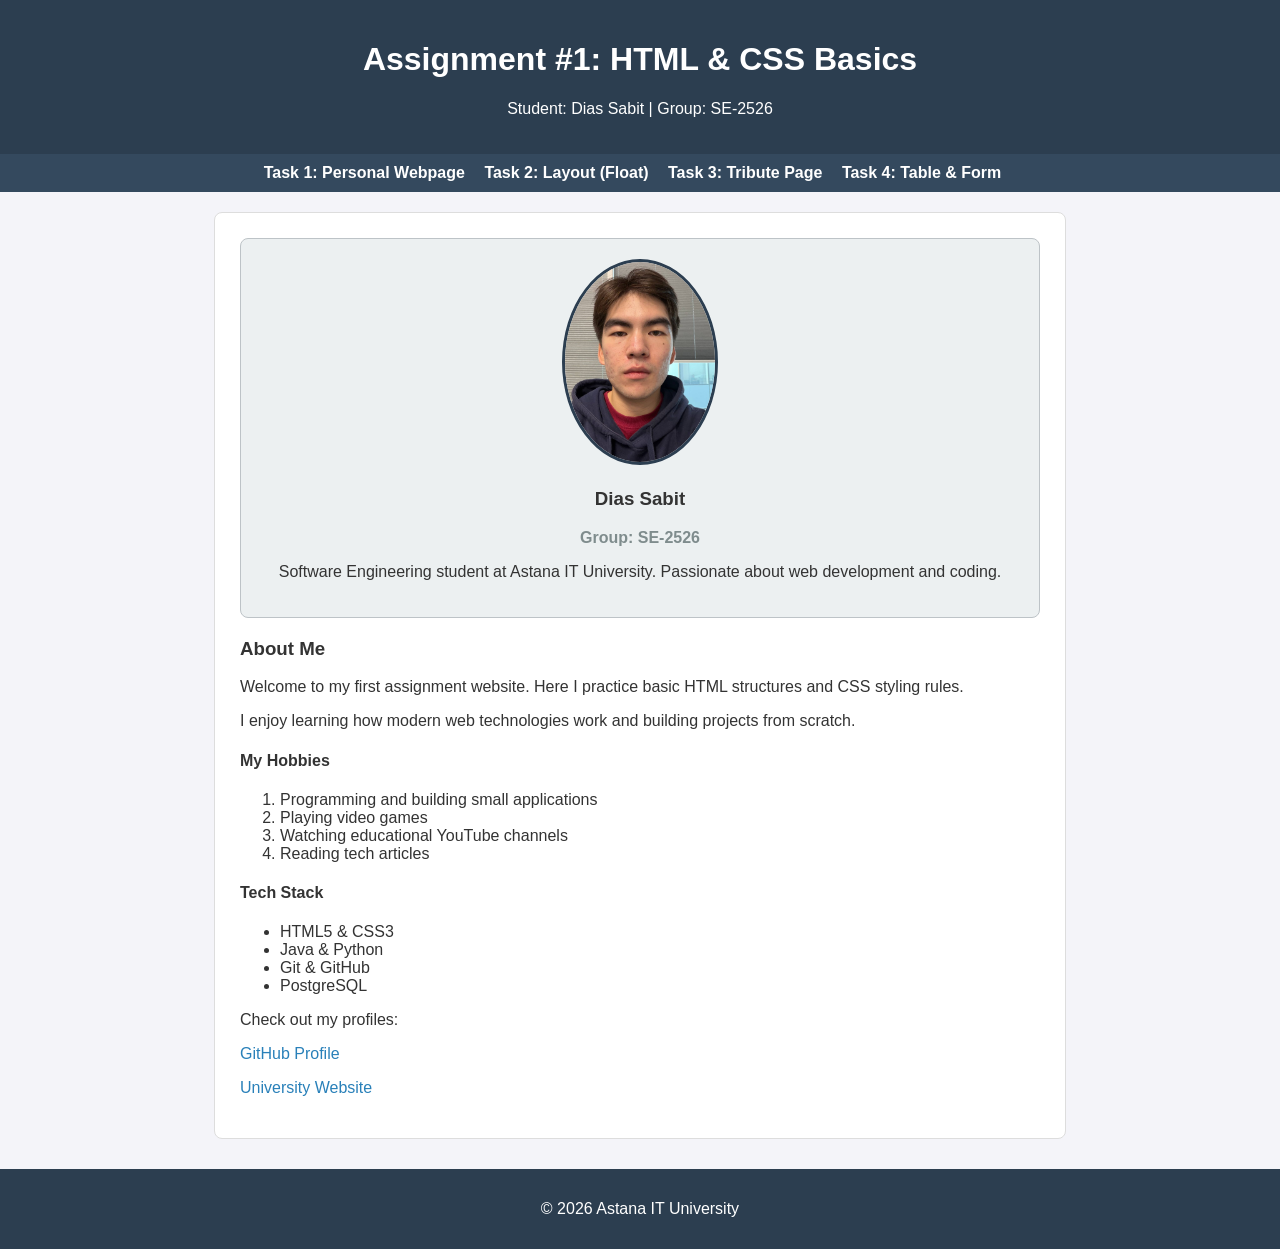
<file: index.html>
<!DOCTYPE html>
<html lang="en">
<head>
    <meta charset="UTF-8">
    <meta name="viewport" content="width=device-width, initial-scale=1.0">
    <title>Assignment #1 - Dias Sabit (SE-2526)</title>
    <link rel="stylesheet" href="style.css">
</head>
<body>
    <header>
        <h1>Assignment #1: HTML & CSS Basics</h1>
        <p>Student: Dias Sabit | Group: SE-2526</p>
    </header>

    <nav class="navbar">
        <ul>
            <li><a href="index.html">Task 1: Personal Webpage</a></li>
            <li><a href="task2.html">Task 2: Layout (Float)</a></li>
            <li><a href="exercise1/index.html" target="_blank">Task 3: Tribute Page</a></li>
            <li><a href="task4.html">Task 4: Table & Form</a></li>
        </ul>
    </nav>

    <main>
        <section class="task-section">
            <div class="profile-card">
                <img src="dias.jpg" alt="Dias Sabit" class="profile-img">
                <h3>Dias Sabit</h3>
                <p class="group-text">Group: SE-2526</p>
                <p>Software Engineering student at Astana IT University. Passionate about web development and coding.</p>
            </div>

            <div class="content-block">
                <h3>About Me</h3>
                <p>Welcome to my first assignment website. Here I practice basic HTML structures and CSS styling rules.</p>
                <p>I enjoy learning how modern web technologies work and building projects from scratch.</p>

                <h4>My Hobbies</h4>
                <ol>
                    <li>Programming and building small applications</li>
                    <li>Playing video games</li>
                    <li>Watching educational YouTube channels</li>
                    <li>Reading tech articles</li>
                </ol>

                <h4>Tech Stack</h4>
                <ul>
                    <li>HTML5 & CSS3</li>
                    <li>Java & Python</li>
                    <li>Git & GitHub</li>
                    <li>PostgreSQL</li>
                </ul>

                <p>Check out my profiles:</p>
                <p><a href="https://github.com/diassabit1" target="_blank">GitHub Profile</a></p>
                <p><a href="https://astanait.edu.kz" target="_blank">University Website</a></p>
            </div>
        </section>
    </main>

    <footer>
        <p>&copy; 2026 Astana IT University</p>
    </footer>
</body>
</html>
</file>
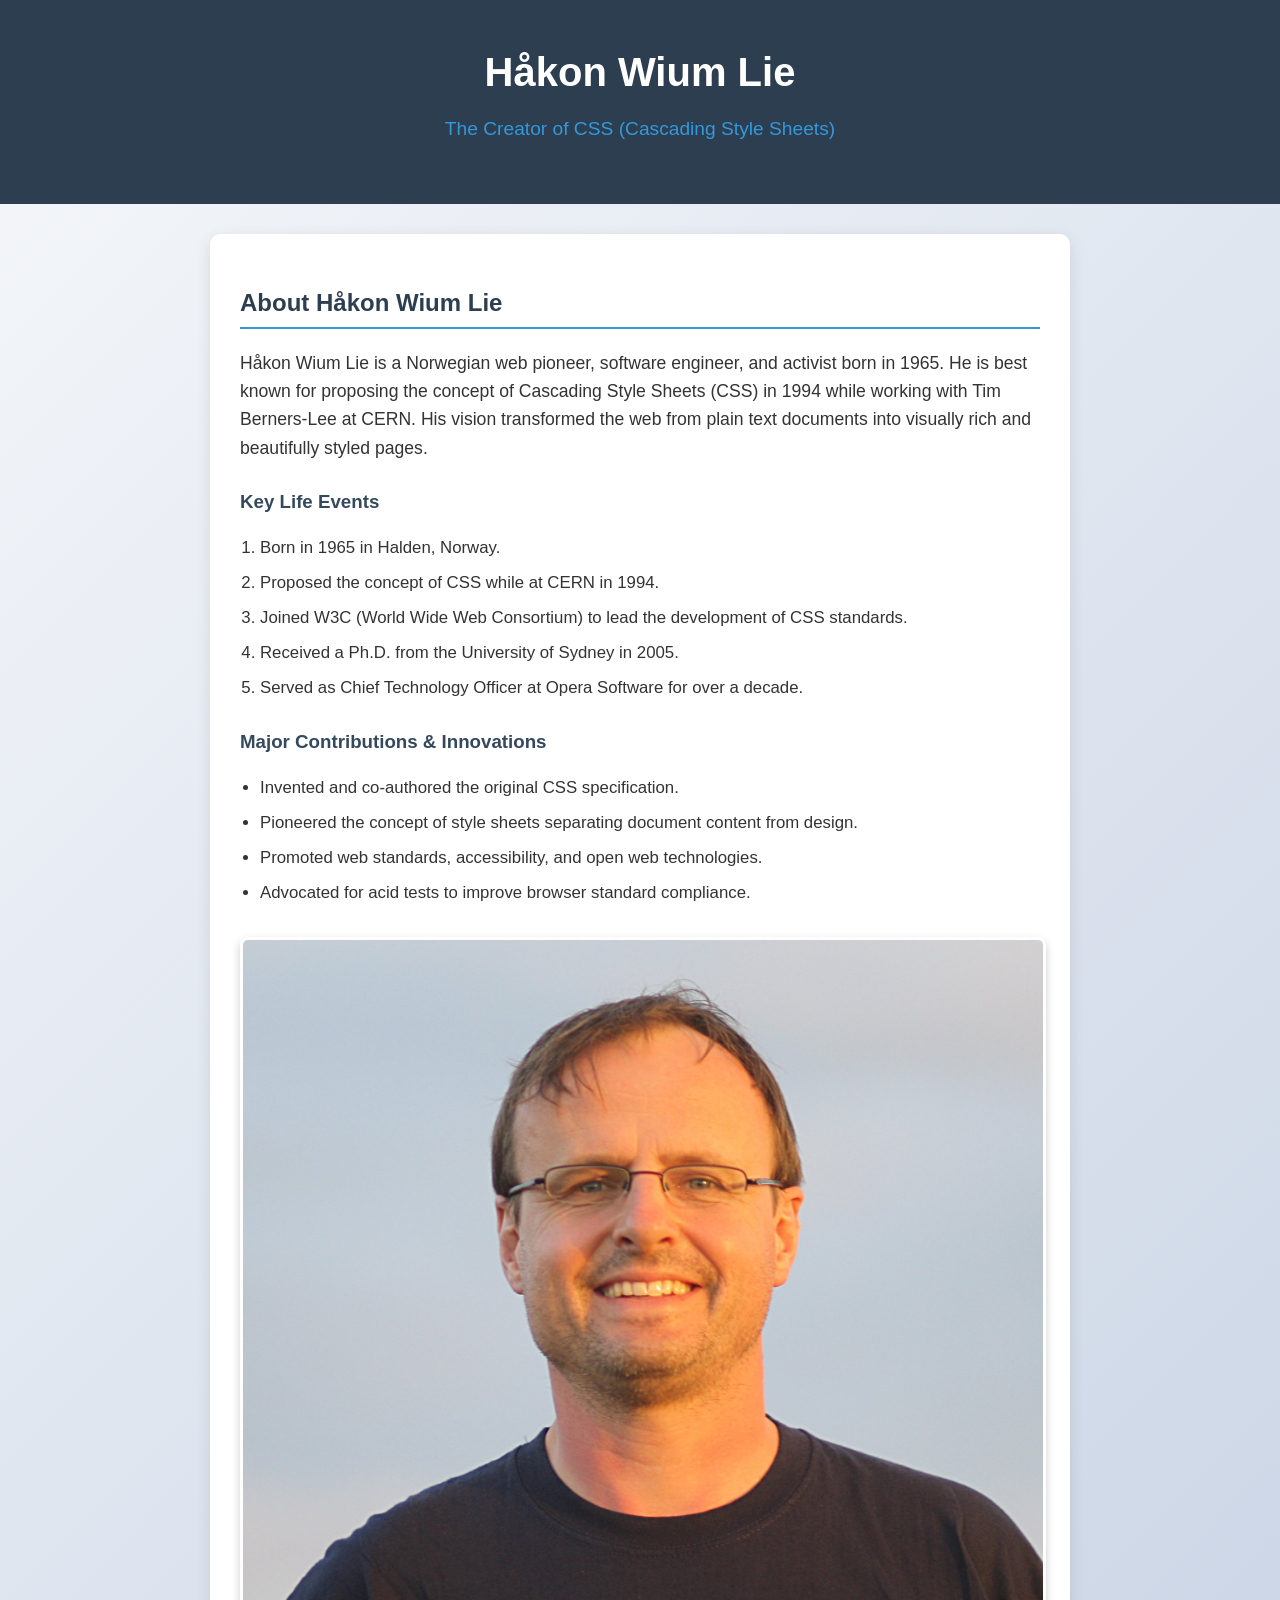
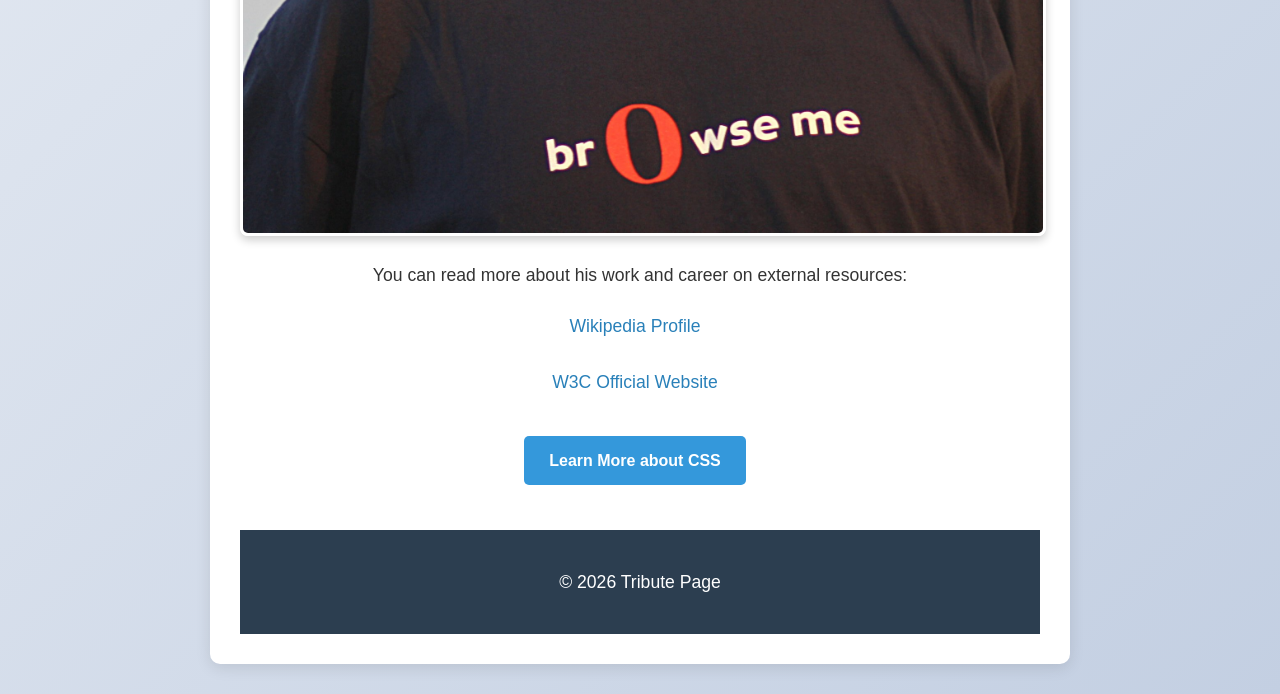
<file: exercise1/index.html>
<!DOCTYPE html>
<html lang="en">
<head>
    <meta charset="UTF-8">
    <meta name="viewport" content="width=device-width, initial-scale=1.0">
    <title>Tribute to Håkon Wium Lie</title>
    <link rel="stylesheet" href="style.css">
</head>
<body>
    <header class="tribute-header">
        <h1>Håkon Wium Lie</h1>
        <p class="tagline">The Creator of CSS (Cascading Style Sheets)</p>
    </header>

    <div class="content">
        <h2>About Håkon Wium Lie</h2>
        <p>Håkon Wium Lie is a Norwegian web pioneer, software engineer, and activist born in 1965. He is best known for proposing the concept of Cascading Style Sheets (CSS) in 1994 while working with Tim Berners-Lee at CERN. His vision transformed the web from plain text documents into visually rich and beautifully styled pages.</p>
        
        <h3>Key Life Events</h3>
        <ol>
            <li>Born in 1965 in Halden, Norway.</li>
            <li>Proposed the concept of CSS while at CERN in 1994.</li>
            <li>Joined W3C (World Wide Web Consortium) to lead the development of CSS standards.</li>
            <li>Received a Ph.D. from the University of Sydney in 2005.</li>
            <li>Served as Chief Technology Officer at Opera Software for over a decade.</li>
        </ol>

        <h3>Major Contributions & Innovations</h3>
        <ul>
            <li>Invented and co-authored the original CSS specification.</li>
            <li>Pioneered the concept of style sheets separating document content from design.</li>
            <li>Promoted web standards, accessibility, and open web technologies.</li>
            <li>Advocated for acid tests to improve browser standard compliance.</li>
        </ul>

        <div class="image-container">
            <img src="hakon.jpg" alt="Håkon Wium Lie" class="tribute-img">

        <p>You can read more about his work and career on external resources:</p>
        <p><a href="https://en.wikipedia.org/wiki/H%C3%A5kon_Wium_Lie" target="_blank">Wikipedia Profile</a></p>
        <p><a href="https://www.w3.org/" target="_blank">W3C Official Website</a></p>

        <div class="btn-container">
            <a href="https://en.wikipedia.org/wiki/Cascading_Style_Sheets" target="_blank" class="btn">Learn More about CSS</a>
        </div>
    </div>

    <footer>
        <p>&copy; 2026 Tribute Page</p>
    </footer>
</body>
</html>
</file>
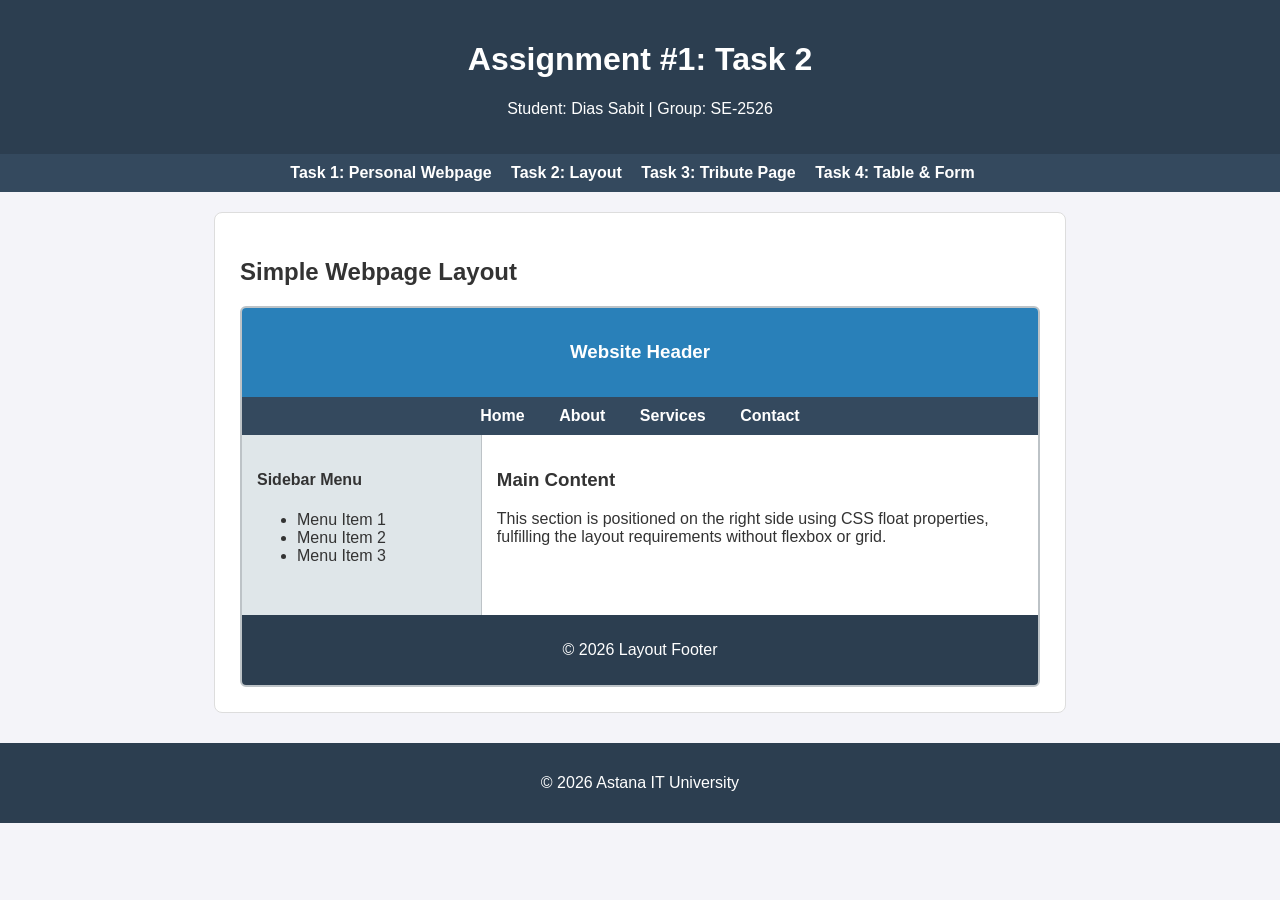
<file: task2.html>
<!DOCTYPE html>
<html lang="en">
<head>
    <meta charset="UTF-8">
    <meta name="viewport" content="width=device-width, initial-scale=1.0">
    <title>Task 2 - Layout - Dias Sabit</title>
    <link rel="stylesheet" href="style.css">
</head>
<body>
    <header>
        <h1>Assignment #1: Task 2</h1>
        <p>Student: Dias Sabit | Group: SE-2526</p>
    </header>

    <nav class="navbar">
        <ul>
            <li><a href="index.html">Task 1: Personal Webpage</a></li>
            <li><a href="task2.html">Task 2: Layout</a></li>
            <li><a href="exercise1/index.html" target="_blank">Task 3: Tribute Page</a></li>
            <li><a href="task4.html">Task 4: Table & Form</a></li>
        </ul>
    </nav>

    <main>
        <section class="task-section">
            <h2>Simple Webpage Layout</h2>
            
            <div class="layout-container">
                <div class="layout-header">
                    <h3>Website Header</h3>
                </div>

                <div class="layout-nav">
                    <a href="#link1">Home</a>
                    <a href="#link2">About</a>
                    <a href="#link3">Services</a>
                    <a href="#link4">Contact</a>
                </div>

                <div class="layout-sidebar">
                    <h4>Sidebar Menu</h4>
                    <ul>
                        <li>Menu Item 1</li>
                        <li>Menu Item 2</li>
                        <li>Menu Item 3</li>
                    </ul>
                </div>

                <div class="layout-main">
                    <h3>Main Content</h3>
                    <p>This section is positioned on the right side using CSS float properties, fulfilling the layout requirements without flexbox or grid.</p>
                </div>

                <div class="layout-footer">
                    <p>&copy; 2026 Layout Footer</p>
                </div>
            </div>
        </section>
    </main>

    <footer>
        <p>&copy; 2026 Astana IT University</p>
    </footer>
</body>
</html>
</file>
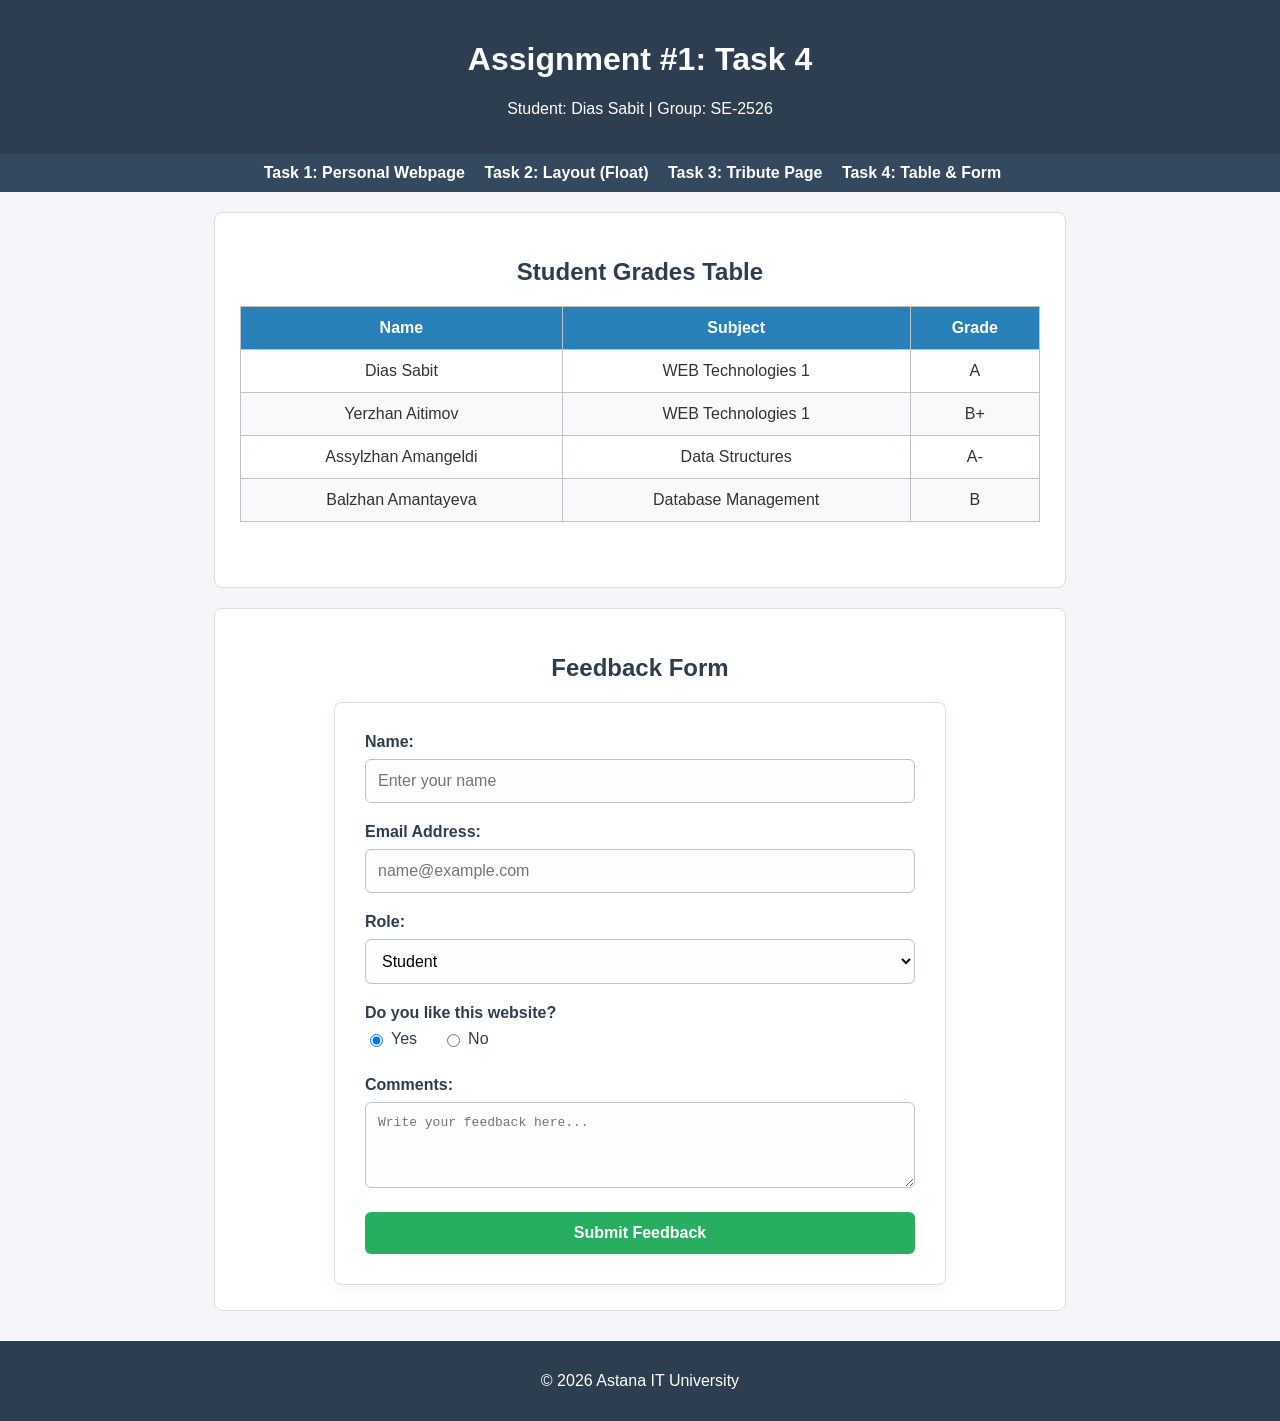
<file: task4.html>
<!DOCTYPE html>
<html lang="en">
<head>
    <meta charset="UTF-8">
    <meta name="viewport" content="width=device-width, initial-scale=1.0">
    <title>Task 4 - Table & Form - Dias Sabit</title>
    <link rel="stylesheet" href="style.css">
</head>
<body>
    <header>
        <h1>Assignment #1: Task 4</h1>
        <p>Student: Dias Sabit | Group: SE-2526</p>
    </header>

    <nav class="navbar">
        <ul>
            <li><a href="index.html">Task 1: Personal Webpage</a></li>
            <li><a href="task2.html">Task 2: Layout (Float)</a></li>
            <li><a href="exercise1/index.html" target="_blank">Task 3: Tribute Page</a></li>
            <li><a href="task4.html">Task 4: Table & Form</a></li>
        </ul>
    </nav>

    <main>
        <!-- Table Exercise -->
        <section class="task-section">
            <h2 id="table-heading">Student Grades Table</h2>
            <table class="grades-table">
                <thead>
                    <tr>
                        <th>Name</th>
                        <th>Subject</th>
                        <th>Grade</th>
                    </tr>
                </thead>
                <tbody>
                    <tr>
                        <td>Dias Sabit</td>
                        <td>WEB Technologies 1</td>
                        <td>A</td>
                    </tr>
                    <tr class="highlight-row">
                        <td>Yerzhan Aitimov</td>
                        <td>WEB Technologies 1</td>
                        <td>B+</td>
                    </tr>
                    <tr>
                        <td>Assylzhan Amangeldi</td>
                        <td>Data Structures</td>
                        <td>A-</td>
                    </tr>
                    <tr>
                        <td>Balzhan Amantayeva</td>
                        <td>Database Management</td>
                        <td>B</td>
                    </tr>
                </tbody>
            </table>
        </section>

        
        <!-- Form Exercise -->
        <section class="task-section">
            <h2 id="form-heading">Feedback Form</h2>
            <form class="feedback-form">
                <div class="form-group">
                    <label for="name">Name:</label>
                    <input type="text" id="name" name="name" placeholder="Enter your name" required>
                </div>

                <div class="form-group">
                    <label for="email">Email Address:</label>
                    <input type="email" id="email" name="email" placeholder="name@example.com" required>
                </div>

                <div class="form-group">
                    <label for="role">Role:</label>
                    <select id="role" name="role">
                        <option value="student">Student</option>
                        <option value="teacher">Teacher</option>
                        <option value="other">Other</option>
                    </select>
                </div>

                <div class="form-group">
                    <label>Do you like this website?</label>
                    <div class="radio-group">
                        <label><input type="radio" name="feedback" value="yes" checked> Yes</label>
                        <label><input type="radio" name="feedback" value="no"> No</label>
                    </div>
                </div>

                <div class="form-group">
                    <label for="comments">Comments:</label>
                    <textarea id="comments" name="comments" rows="4" placeholder="Write your feedback here..."></textarea>
                </div>

                <button type="submit" class="submit-btn">Submit Feedback</button>
            </form>
        </section>
    </main>

    <footer>
        <p>&copy; 2026 Astana IT University</p>
    </footer>
</body>
</html>
</file>
<file: style.css>
body {
    font-family: Arial, sans-serif;
    background-color: #f4f4f9;
    color: #333333;
    margin: 0;
    padding: 0;
}

header {
    background-color: #2c3e50;
    color: #ffffff;
    text-align: center;
    padding: 20px;
}

.navbar {
    background-color: #34495e;
    padding: 10px;
}

.navbar ul {
    list-style-type: none;
    margin: 0;
    padding: 0;
    text-align: center;
}

.navbar li {
    display: inline;
    margin-right: 15px;
}

.navbar a {
    color: #ffffff;
    text-decoration: none;
    font-weight: bold;
}

.navbar a:hover {
    color: #3498db;
    text-decoration: underline;
}

.task-section {
    background-color: #ffffff;
    max-width: 800px;
    margin: 20px auto;
    padding: 25px;
    border: 1px solid #dddddd;
    border-radius: 8px;
}

.profile-card {
    text-align: center;
    background-color: #ecf0f1;
    padding: 20px;
    margin-bottom: 20px;
    border-radius: 8px;
    border: 1px solid #bdc3c7;
}

.profile-img {
    max-width: 150px;
    border-radius: 50%;
    border: 3px solid #2c3e50;
}

.group-text {
    font-weight: bold;
    color: #7f8c8d;
}

a {
    color: #2980b9;
    text-decoration: none;
}

a:hover {
    color: #e74c3c;
}

footer {
    text-align: center;
    padding: 15px;
    background-color: #2c3e50;
    color: #ffffff;
    margin-top: 30px;
}











.layout-container {
    border: 2px solid #bdc3c7;
    background-color: #ecf0f1;
    overflow: hidden;
    margin-top: 15px;
    border-radius: 6px;
}

.layout-header {
    background-color: #2980b9;
    color: white;
    padding: 15px;
    text-align: center;
}

.layout-nav {
    background-color: #34495e;
    padding: 10px;
    text-align: center;
}

.layout-nav a {
    color: white;
    margin: 0 15px;
    text-decoration: none;
    font-weight: bold;
}

.layout-nav a:hover {
    color: #3498db;
}

.layout-sidebar {
    float: left;
    width: 30%;
    background-color: #dfe6e9;
    padding: 15px;
    box-sizing: border-box;
    min-height: 180px;
}

.layout-main {
    float: right;
    width: 70%;
    background-color: #ffffff;
    padding: 15px;
    box-sizing: border-box;
    min-height: 180px;
    border-left: 1px solid #bdc3c7;
}

.layout-footer {
    clear: both;
    background-color: #2c3e50;
    color: white;
    text-align: center;
    padding: 10px;
}













#table-heading {
    text-align: center;
    color: #2c3e50;
    margin-bottom: 20px;
}

.grades-table {
    width: 100%;
    border-collapse: collapse;
    margin-bottom: 40px;
    background-color: #ffffff;
}

.grades-table th, 
.grades-table td {
    border: 1px solid #bdc3c7;
    padding: 12px;
    text-align: center;
    vertical-align: middle;
}

.grades-table th {
    background-color: #2980b9;
    color: white;
}

.grades-table tbody tr:nth-child(even) {
    background-color: #f8f9fa;
}

.grades-table .highlight-row {
    background-color: #fff3cd; 
}


#form-heading {
    text-align: center;
    color: #2c3e50;
    margin-bottom: 20px;
}

.feedback-form {
    max-width: 550px;
    margin: 0 auto;
    background-color: #ffffff;
    padding: 30px;
    border-radius: 8px;
    border: 1px solid #dcdde1;
    box-shadow: 0 4px 15px rgba(0, 0, 0, 0.05);
}

.form-group {
    margin-bottom: 20px;
}

.feedback-form label {
    display: block;
    font-weight: 600;
    margin-bottom: 8px;
    color: #2c3e50;
    text-align: left;
}

.feedback-form input[type="text"],
.feedback-form input[type="email"],
.feedback-form select,
.feedback-form textarea {
    width: 100%;
    padding: 12px;
    box-sizing: border-box;
    border: 1px solid #bdc3c7;
    border-radius: 6px;
    font-size: 1em;
    background-color: #fdfdfd;
}

.feedback-form input:focus,
.feedback-form select:focus,
.feedback-form textarea:focus {
    outline: none;
    border-color: #2980b9;
    box-shadow: 0 0 5px rgba(41, 128, 185, 0.3);
}

.radio-group {
    display: flex;
    gap: 25px;
    margin-top: 5px;
}

.radio-group label {
    font-weight: normal;
    display: inline-flex;
    align-items: center;
    gap: 5px;
    cursor: pointer;
}

.submit-btn {
    background-color: #27ae60;
    color: white;
    padding: 12px 20px;
    border: none;
    border-radius: 6px;
    font-size: 1em;
    font-weight: bold;
    cursor: pointer;
    width: 100%;
    transition: background-color 0.3s ease;
}

.submit-btn:hover {
    background-color: #219653;
}
</file>
<file: exercise1/style.css>
body {
    font-family: 'Segoe UI', Tahoma, Geneva, Verdana, sans-serif;
    background: linear-gradient(135deg, #f5f7fa 0%, #c3cfe2 100%);
    color: #333333;
    margin: 0;
    padding: 0;
    line-height: 1.6;
}

.tribute-header {
    background-color: #2c3e50;
    color: #ffffff;
    text-align: center;
    padding: 40px 20px;
}

.tribute-header h1 {
    margin: 0;
    font-size: 2.5em;
}

.tagline {
    font-size: 1.2em;
    color: #3498db;
    margin-top: 10px;
}

.content {
    max-width: 800px;
    margin: 30px auto;
    padding: 30px;
    background-color: #ffffff;
    border-radius: 10px;
    box-shadow: 0 4px 15px rgba(0, 0, 0, 0.1);
}

h2 {
    color: #2c3e50;
    border-bottom: 2px solid #3498db;
    padding-bottom: 5px;
}

h3 {
    color: #34495e;
    margin-top: 25px;
}

p {
    font-size: 1.1em;
}

ol, ul {
    margin: 15px 0;
    padding-left: 20px;
}

li {
    margin-bottom: 8px;
    font-size: 1.05em;
}

.image-container {
    text-align: center;
    margin: 30px 0;
}

.tribute-img {
    max-width: 100%;
    height: auto;
    border-radius: 8px;
    box-shadow: 0 4px 10px rgba(0, 0, 0, 0.2);
    border: 3px solid #ffffff;
}

a {
    color: #2980b9;
    text-decoration: none;
    display: inline-block;
    margin: 5px 10px 5px 0;
}

a:hover {
    color: #e74c3c;
    text-decoration: underline;
}

.btn-container {
    text-align: center;
    margin-top: 30px;
}

.btn {
    background-color: #3498db;
    color: white;
    padding: 12px 25px;
    border-radius: 5px;
    font-weight: bold;
    text-decoration: none;
    transition: background-color 0.3s ease;
}

.btn:hover {
    background-color: #2980b9;
    text-decoration: none;
    color: white;
}

footer {
    text-align: center;
    padding: 20px;
    background-color: #2c3e50;
    color: white;
    margin-top: 40px;
}
</file>
